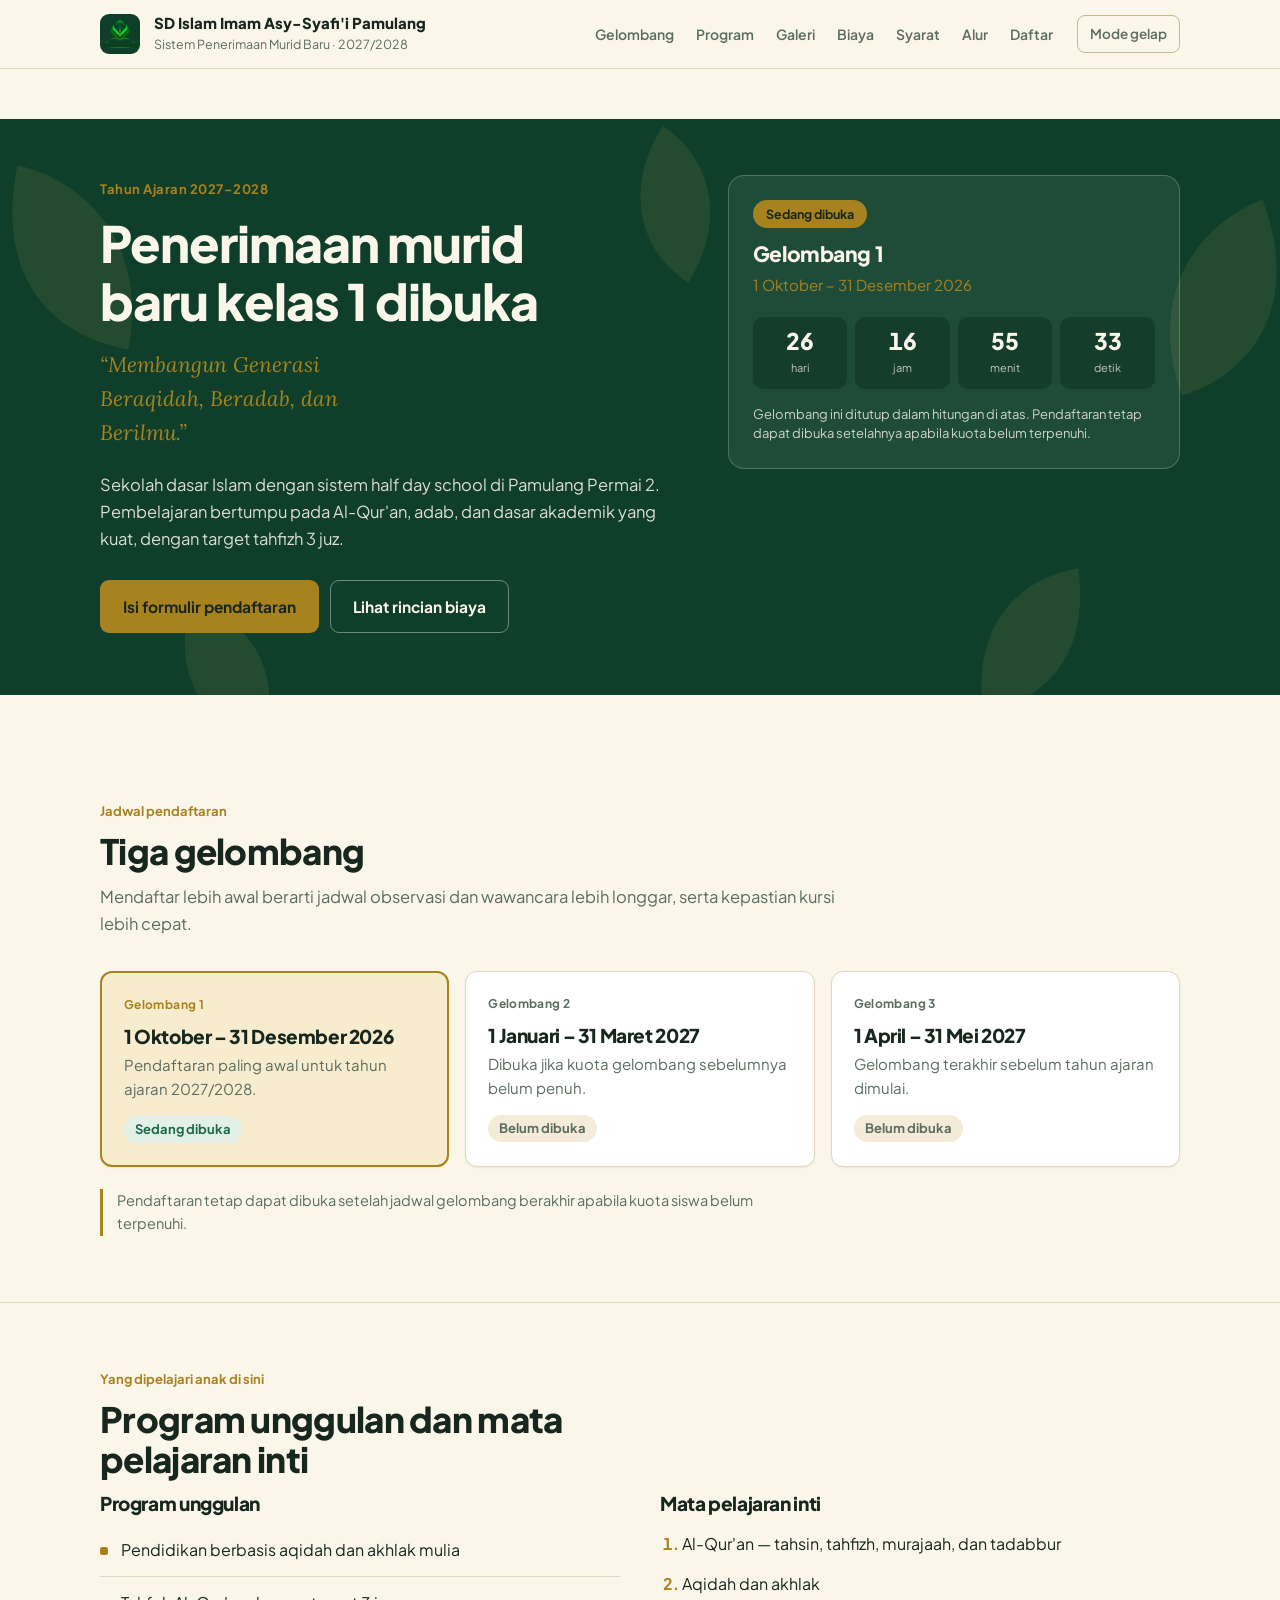
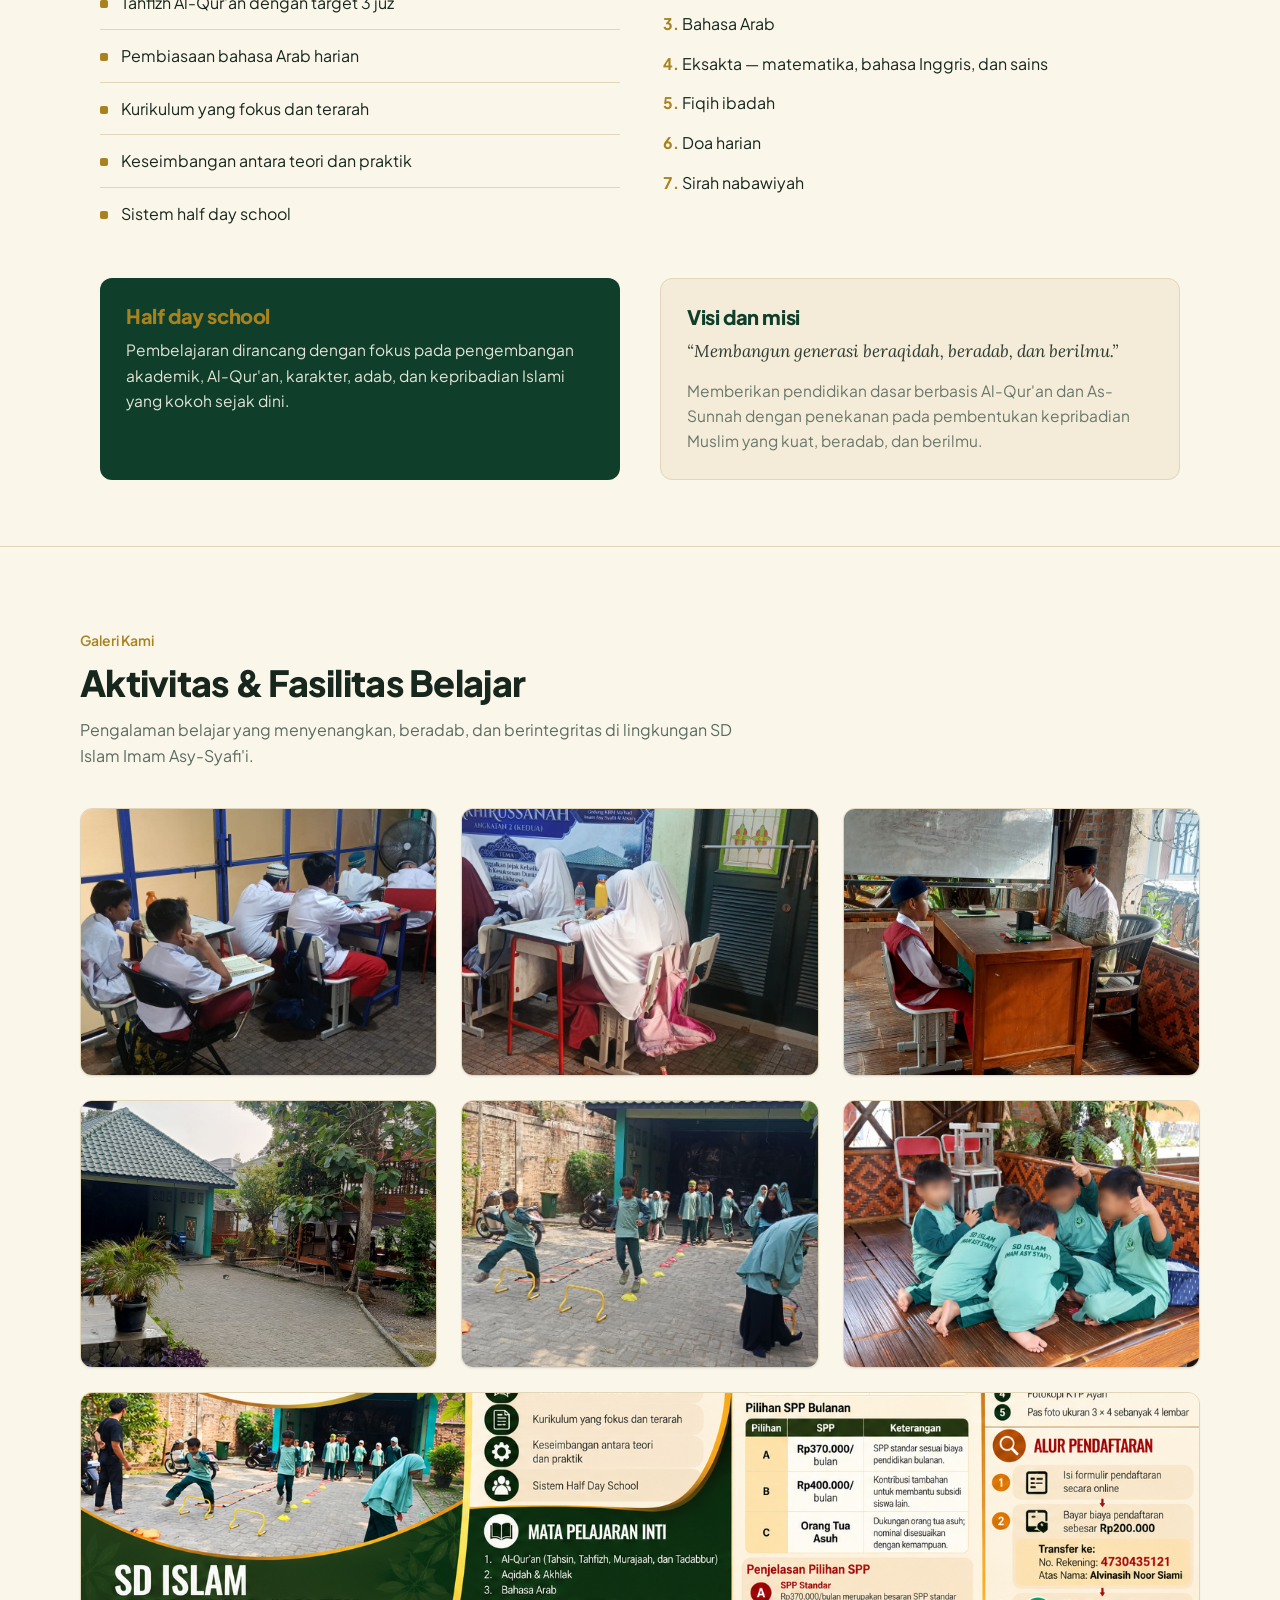
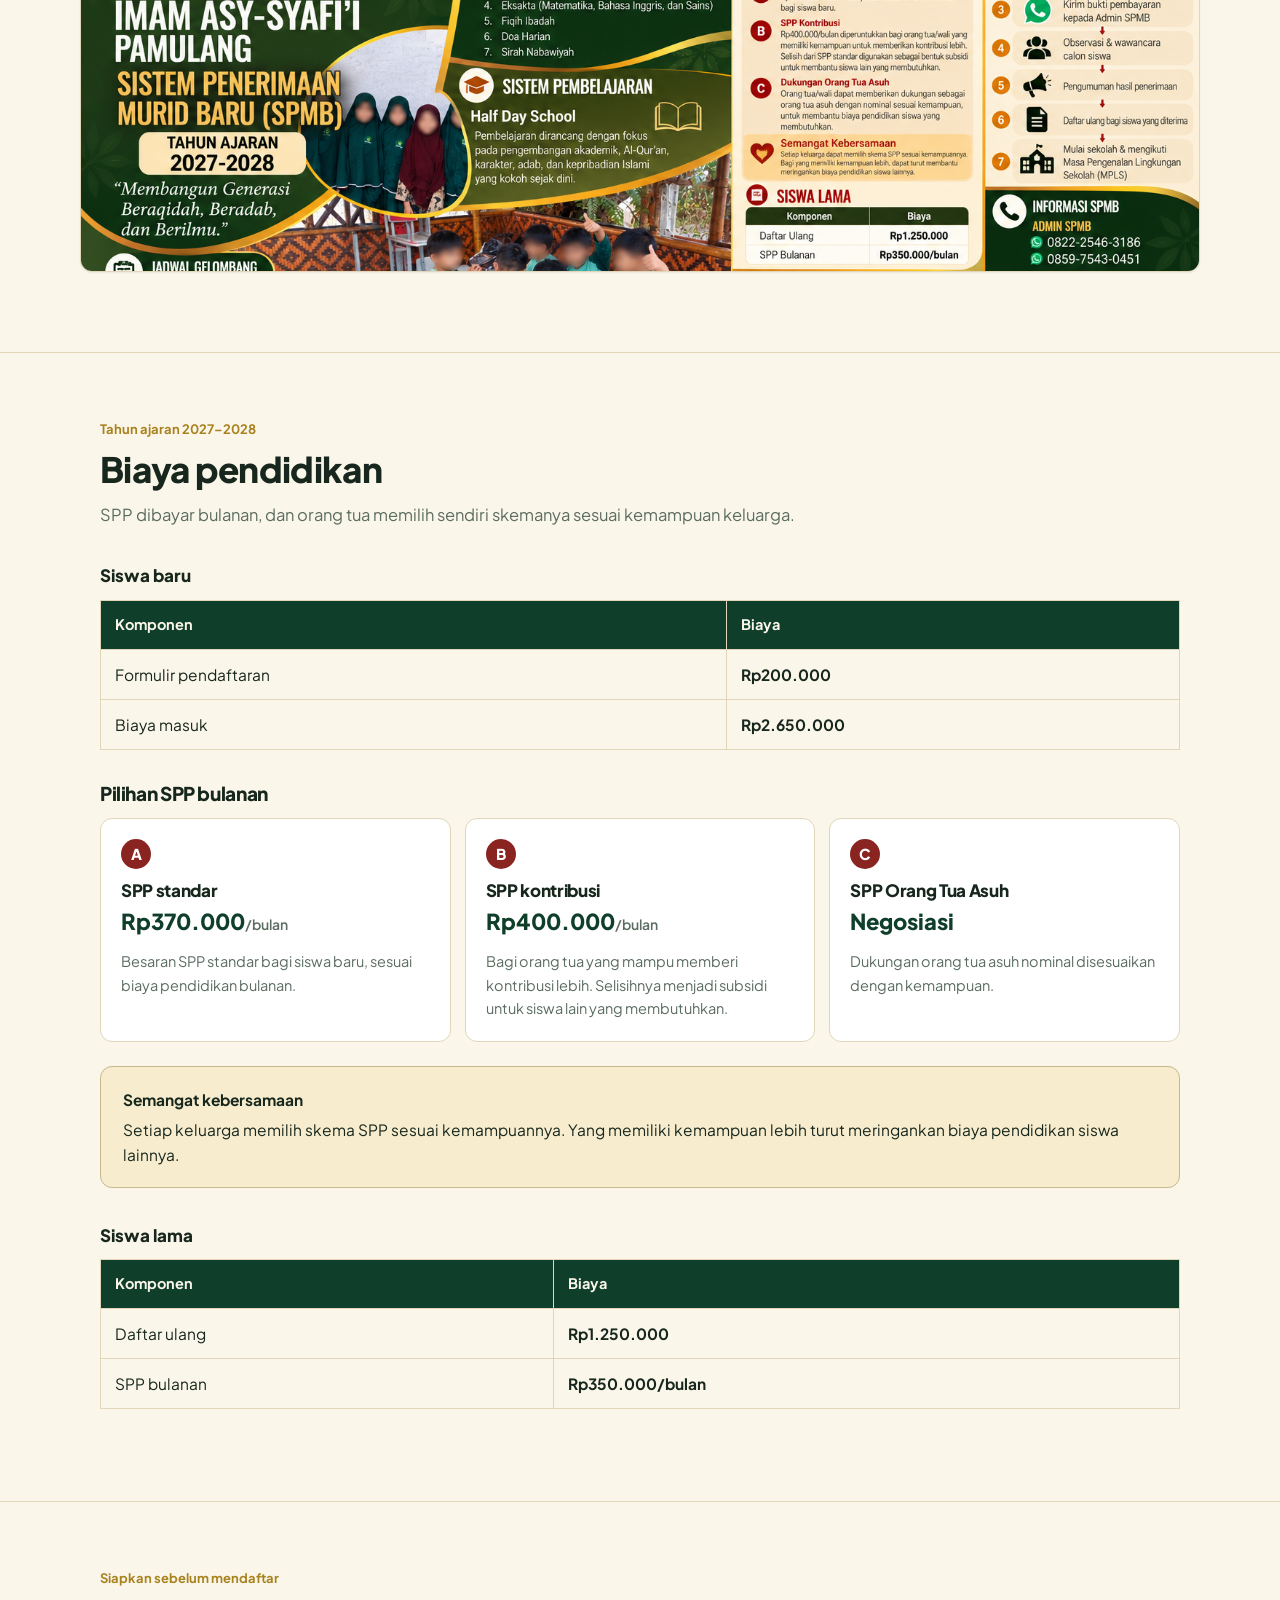
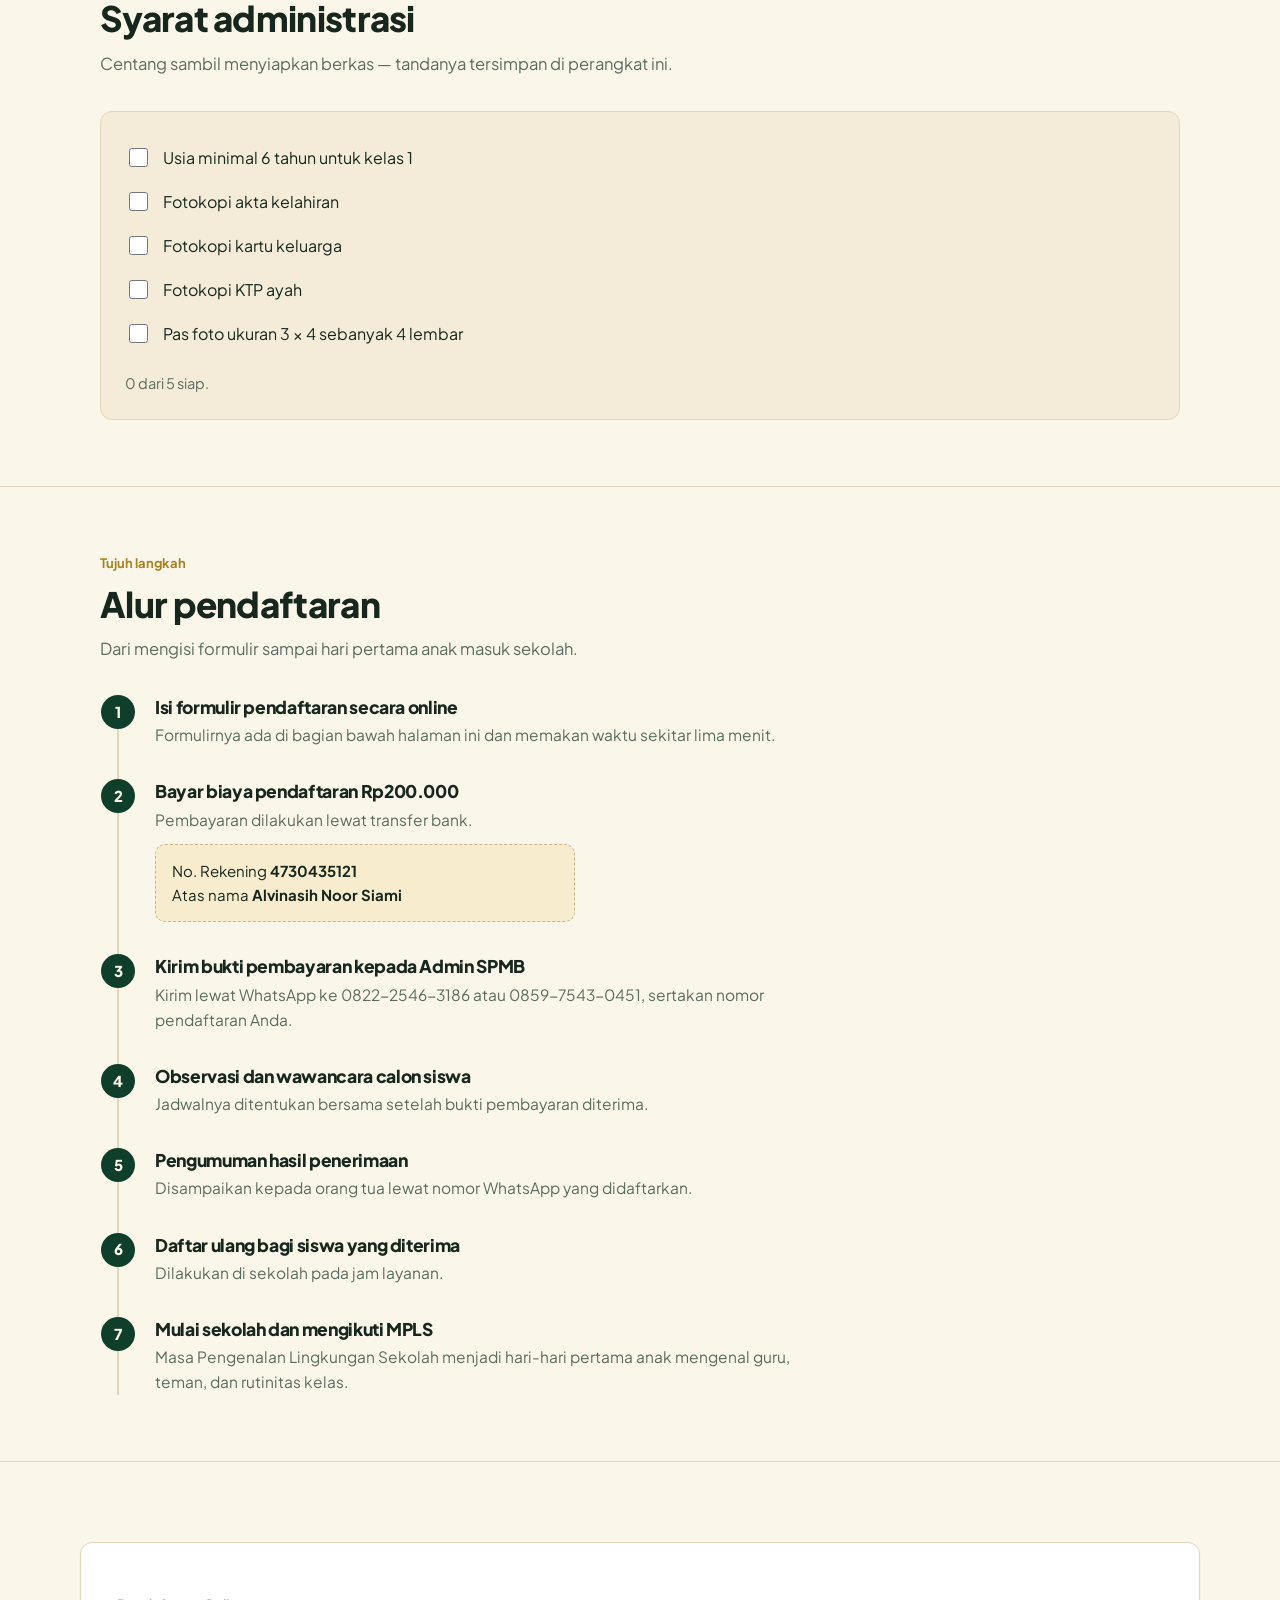
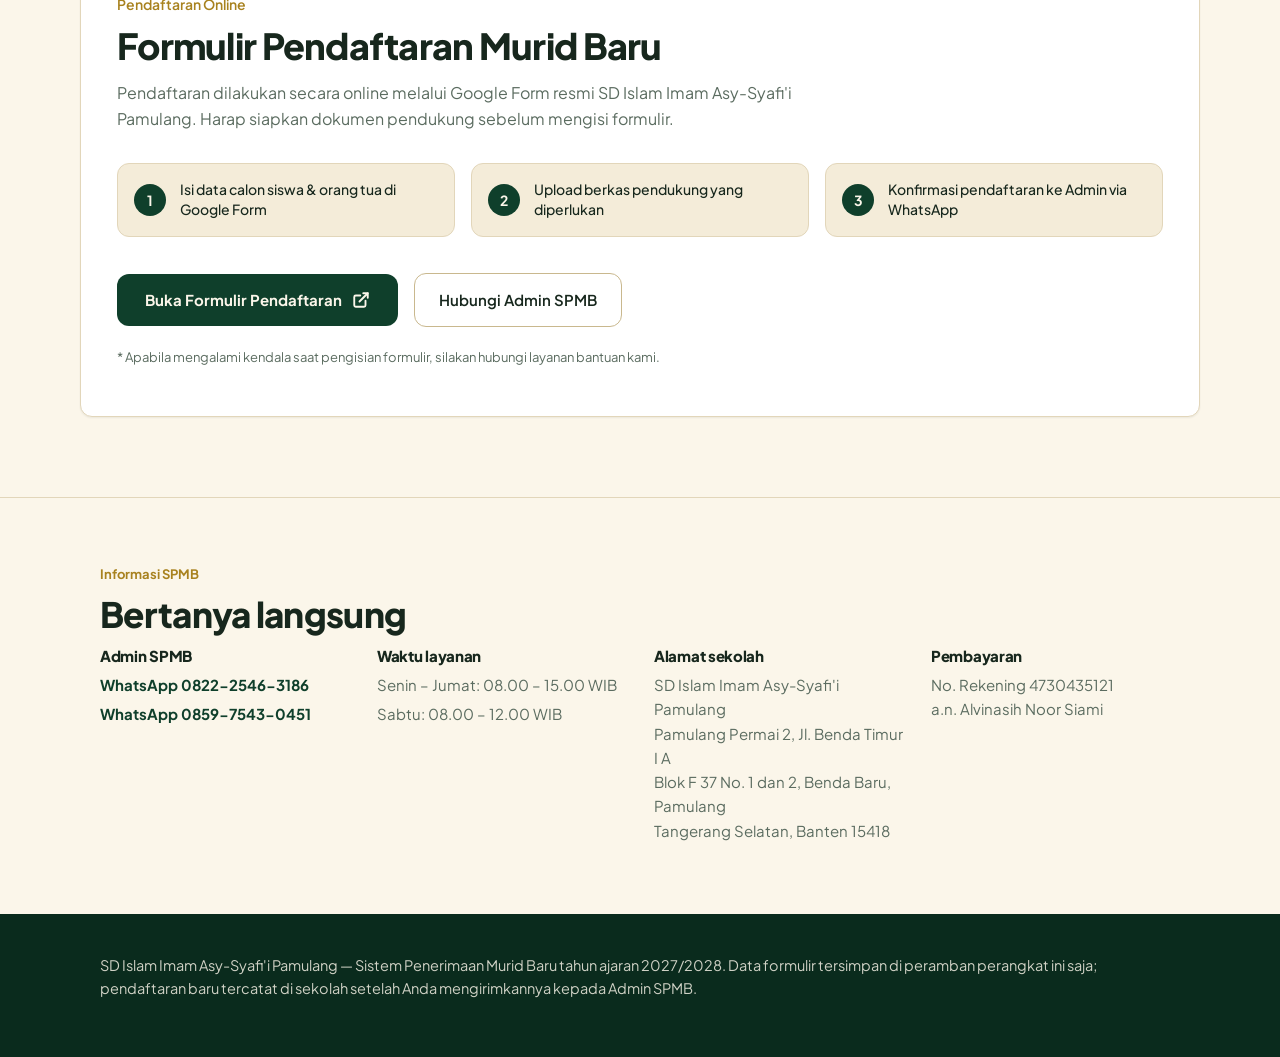
<file: index.html>
<!DOCTYPE html>
<html lang="id">
<head>
<meta charset="utf-8">
<meta name="viewport" content="width=device-width, initial-scale=1, viewport-fit=cover">
<title>SPMB 2027/2028 — SD Islam Imam Asy-Syafi'i Pamulang</title>
<meta name="description" content="Penerimaan murid baru SD Islam Imam Asy-Syafi'i Pamulang tahun ajaran 2027/2028: jadwal gelombang, biaya, syarat, alur, dan formulir pendaftaran online.">
<link rel="preconnect" href="https://fonts.googleapis.com">
<link rel="preconnect" href="https://fonts.gstatic.com" crossorigin>
<link href="https://fonts.googleapis.com/css2?family=Plus+Jakarta+Sans:wght@400;500;600;700;800&family=Lora:ital,wght@1,400;1,500&display=swap" rel="stylesheet">
<link rel="icon" href="images/logoSD.png" type="image/png" sizes="32x32" style="object-fit:contain">
<link rel="stylesheet" href="style.css">
</head>
<body>

<header class="bar">
  <div class="wrap bar-in">
    <div class="mark"><img src="images/logoSD.png" alt="Logo SD Islam Imam Asy-Syafi'i Pamulang"></div>
    <div class="ident">
      <b>SD Islam Imam Asy-Syafi'i Pamulang</b>
      <span>Sistem Penerimaan Murid Baru · 2027/2028</span>
    </div>
    <nav class="menu">
      <a href="#gelombang">Gelombang</a>
      <a href="#program">Program</a>
      <a href="#galeri">Galeri</a>
      <a href="#biaya">Biaya</a>
      <a href="#syarat">Syarat</a>
      <a href="#alur">Alur</a>
      <a href="#daftar">Daftar</a>
    </nav>
    <button class="ghostbtn" id="theme" type="button">Mode gelap</button>
  </div>
</header>

<div class="hero">
  <svg class="leaves" viewBox="0 0 1200 500" preserveAspectRatio="xMidYMid slice" aria-hidden="true">
    <g fill="#d9b556">
      <path d="M60 40c70 18 112 78 96 160-78-14-114-76-96-160z"/>
      <path d="M1140 70c-66 26-98 92-70 170 74-24 100-92 70-170z"/>
      <path d="M980 390c-58 10-92 56-82 124 60-10 92-56 82-124z"/>
      <path d="M210 420c52 14 80 58 64 118-56-12-80-58-64-118z"/>
      <path d="M620 6c44 30 54 84 22 136-44-28-56-84-22-136z"/>
    </g>
  </svg>
  <div class="hero-in">
    <div> 
      <p class="kicker">Tahun Ajaran 2027–2028</p>
      <h1>Penerimaan murid baru kelas 1 dibuka</h1>
      <p class="tagline quote">“Membangun Generasi Beraqidah, Beradab, dan Berilmu.”</p>
      <p class="lede">Sekolah dasar Islam dengan sistem half day school di Pamulang Permai 2. Pembelajaran bertumpu pada Al-Qur'an, adab, dan dasar akademik yang kuat, dengan target tahfizh 3 juz.</p>
      <div class="cta">
        <a class="btn btn-gold" href="https://forms.gle/sgYFEox9dHfjJKZc6">Isi formulir pendaftaran</a>
        <a class="btn btn-line" href="#biaya">Lihat rincian biaya</a>
      </div>
    </div>
    <aside class="status">
      <span class="now" id="nowTag">Memuat status</span>
      <h2 id="waveName">—</h2>
      <p class="range" id="waveRange">—</p>
      <div class="timer" id="timer">
        <div class="tcell"><b id="td">—</b><span>hari</span></div>
        <div class="tcell"><b id="th">—</b><span>jam</span></div>
        <div class="tcell"><b id="tm">—</b><span>menit</span></div>
        <div class="tcell"><b id="ts">—</b><span>detik</span></div>
      </div>
      <small id="waveNote">Pendaftaran tetap dapat dibuka setelah jadwal gelombang berakhir apabila kuota siswa belum terpenuhi.</small>
    </aside>
  </div>
</div>

<main>

<section id="gelombang">
  <div class="wrap">
    <p class="eyebrow">Jadwal pendaftaran</p>
    <h2 class="sec-h">Tiga gelombang</h2>
    <p class="sec-p">Mendaftar lebih awal berarti jadwal observasi dan wawancara lebih longgar, serta kepastian kursi lebih cepat.</p>
    <div class="waves" id="waves">
      <article class="wave" data-wave="1">
        <p class="tag">Gelombang 1</p>
        <h3>1 Oktober – 31 Desember 2026</h3>
        <p>Pendaftaran paling awal untuk tahun ajaran 2027/2028.</p>
        <span class="state">—</span>
      </article>
      <article class="wave" data-wave="2">
        <p class="tag">Gelombang 2</p>
        <h3>1 Januari – 31 Maret 2027</h3>
        <p>Dibuka jika kuota gelombang sebelumnya belum penuh.</p>
        <span class="state">—</span>
      </article>
      <article class="wave" data-wave="3">
        <p class="tag">Gelombang 3</p>
        <h3>1 April – 31 Mei 2027</h3>
        <p>Gelombang terakhir sebelum tahun ajaran dimulai.</p>
        <span class="state">—</span>
      </article>
    </div>
    <p class="aside-note">Pendaftaran tetap dapat dibuka setelah jadwal gelombang berakhir apabila kuota siswa belum terpenuhi.</p>
  </div>
</section>

<section id="program">
  <div class="wrap">
    <p class="eyebrow">Yang dipelajari anak di sini</p>
    <h2 class="sec-h">Program unggulan dan mata pelajaran inti</h2>
    <div class="two">
      <div>
        <h3 style="font-size:19px;margin:0 0 10px">Program unggulan</h3>
        <ul class="plist">
          <li><i></i>Pendidikan berbasis aqidah dan akhlak mulia</li>
          <li><i></i>Tahfizh Al-Qur'an dengan target 3 juz</li>
          <li><i></i>Pembiasaan bahasa Arab harian</li>
          <li><i></i>Kurikulum yang fokus dan terarah</li>
          <li><i></i>Keseimbangan antara teori dan praktik</li>
          <li><i></i>Sistem half day school</li>
        </ul>
      </div>
      <div>
        <h3 style="font-size:19px;margin:0 0 10px">Mata pelajaran inti</h3>
        <ol class="ol">
          <li>Al-Qur'an — tahsin, tahfizh, murajaah, dan tadabbur</li>
          <li>Aqidah dan akhlak</li>
          <li>Bahasa Arab</li>
          <li>Eksakta — matematika, bahasa Inggris, dan sains</li>
          <li>Fiqih ibadah</li>
          <li>Doa harian</li>
          <li>Sirah nabawiyah</li>
        </ol>
      </div>
    </div>
    <div class="two" style="margin-top:38px">
      <div class="note-card">
        <h3>Half day school</h3>
        <p>Pembelajaran dirancang dengan fokus pada pengembangan akademik, Al-Qur'an, karakter, adab, dan kepribadian Islami yang kokoh sejak dini.</p>
      </div>
      <div class="note-card" style="background:var(--bg-sunk);color:var(--fg);border:1px solid var(--line)">
        <h3 style="color:var(--brand-text)">Visi dan misi</h3>
        <p class="quote" style="font-size:17px;margin:0 0 12px">“Membangun generasi beraqidah, beradab, dan berilmu.”</p>
        <p style="color:var(--fg-muted)">Memberikan pendidikan dasar berbasis Al-Qur'an dan As-Sunnah dengan penekanan pada pembentukan kepribadian Muslim yang kuat, beradab, dan berilmu.</p>
      </div>
    </div>
  </div>
</section>

<!-- Section Galeri -->
<section class="galeri-section" id="galeri">
  <div class="galeri-container">
    <div class="galeri-header">
      <span class="galeri-badge">Galeri Kami</span>
      <h2>Aktivitas & Fasilitas Belajar</h2>
      <p>Pengalaman belajar yang menyenangkan, beradab, dan berintegritas di lingkungan SD Islam Imam Asy-Syafi'i.</p>
    </div>

    <div class="galeri-grid">
      <div class="galeri-card"> 
        <img src="images/bljr.jpeg" alt="Ruang Kelas Nyaman">
        <div class="galeri-overlay">
          <span class="galeri-tag">Fasilitas</span>
          <h3>Ruang Kelas Nyaman</h3>
        </div>
      </div>

      <div class="galeri-card">
        <img src="images/hkjhkh.jpeg" alt="Lingkungan Sekolah">
        <div class="galeri-overlay">
          <span class="galeri-tag">Fasilitas</span>
          <h3>Kelas Yang Nyaman Bagi Ikhwan & Akhwat</h3>
        </div>
      </div>

      <div class="galeri-card">
        <img src="images/foto bljr.jpeg" alt="Setoran Hafalan Qur'an">
        <div class="galeri-overlay">
          <span class="galeri-tag">Tahfidz</span>
          <h3>Bimbingan Setoran Hafalan Qur'an</h3>
        </div>
      </div>

      <div class="galeri-card">
        <img src="images/fdfa.jpeg" alt="Lingkungan Sekolah">
        <div class="galeri-overlay">
          <span class="galeri-tag">Fasilitas</span>
          <h3>Lingkungan Yang Bersih dan Nyaman</h3>
        </div>
      </div>

      <div class="galeri-card">
        <img src="images/olahraga.jpeg" alt="Praktek Olahraga">
        <div class="galeri-overlay">
          <span class="galeri-tag">Ekstrakulikuler</span>
          <h3>Lapangan & Kegiatan Olahraga</h3>
        </div>
      </div>

      <div class="galeri-card">
        <img src="images/sdsf.jpeg" alt="Makan Bersama">
        <div class="galeri-overlay">
          <span class="galeri-tag">Karakter</span>
          <h3>Adab Makan & Kebersamaan</h3>
        </div>
      </div>

      <div class="galeri-card galeri-card-featured">
        <img src="images/brosur.png" alt="Brosur Sekolah">
        <div class="galeri-overlay">
          <span class="galeri-tag">Informasi</span>
          <h3>Brosur Sekolah & Panduan Lengkap SPMB</h3>
        </div>
      </div>
    </div>
  </div>
</section>

<section id="biaya">
  <div class="wrap">
    <p class="eyebrow">Tahun ajaran 2027–2028</p>
    <h2 class="sec-h">Biaya pendidikan</h2>
    <p class="sec-p">SPP dibayar bulanan, dan orang tua memilih sendiri skemanya sesuai kemampuan keluarga.</p>

    <div class="tblwrap">
      <table class="tbl">
        <caption>Siswa baru</caption>
        <thead><tr><th scope="col">Komponen</th><th scope="col">Biaya</th></tr></thead>
        <tbody>
          <tr><td>Formulir pendaftaran</td><td>Rp200.000</td></tr>
          <tr><td>Biaya masuk</td><td>Rp2.650.000</td></tr>
        </tbody>
      </table>
    </div>

    <h3 style="font-size:19px;margin:6px 0 14px">Pilihan SPP bulanan</h3>
    <div class="spp">
      <div class="sppcard">
        <div class="lt">A</div>
        <h3>SPP standar</h3>
        <p class="amt">Rp370.000<span style="font-size:14px;font-weight:600;color:var(--fg-muted)">/bulan</span></p>
        <p>Besaran SPP standar bagi siswa baru, sesuai biaya pendidikan bulanan.</p>
      </div>
      <div class="sppcard">
        <div class="lt">B</div>
        <h3>SPP kontribusi</h3>
        <p class="amt">Rp400.000<span style="font-size:14px;font-weight:600;color:var(--fg-muted)">/bulan</span></p>
        <p>Bagi orang tua yang mampu memberi kontribusi lebih. Selisihnya menjadi subsidi untuk siswa lain yang membutuhkan.</p>
      </div>
      <div class="sppcard">
        <div class="lt">C</div>
        <h3>SPP Orang Tua Asuh</h3>
        <p class="amt">Negosiasi</p>
        <p>Dukungan orang tua asuh nominal disesuaikan dengan kemampuan.</p>
      </div>
    </div>

    <div class="spirit">
      <b>Semangat kebersamaan</b>
      Setiap keluarga memilih skema SPP sesuai kemampuannya. Yang memiliki kemampuan lebih turut meringankan biaya pendidikan siswa lainnya.
    </div>

    <div class="tblwrap" style="margin-top:34px">
      <table class="tbl">
        <caption>Siswa lama</caption>
        <thead><tr><th scope="col">Komponen</th><th scope="col">Biaya</th></tr></thead>
        <tbody>
          <tr><td>Daftar ulang</td><td>Rp1.250.000</td></tr>
          <tr><td>SPP bulanan</td><td>Rp350.000/bulan</td></tr>
        </tbody>
      </table>
    </div>
  </div>
</section>

<section id="syarat">
  <div class="wrap">
    <p class="eyebrow">Siapkan sebelum mendaftar</p>
    <h2 class="sec-h">Syarat administrasi</h2>
    <p class="sec-p">Centang sambil menyiapkan berkas — tandanya tersimpan di perangkat ini.</p>
    <div class="panel">
      <div id="docs">
        <label class="chk"><input type="checkbox" data-doc="usia"> <span>Usia minimal 6 tahun untuk kelas 1</span></label>
        <label class="chk"><input type="checkbox" data-doc="akta"> <span>Fotokopi akta kelahiran</span></label>
        <label class="chk"><input type="checkbox" data-doc="kk"> <span>Fotokopi kartu keluarga</span></label>
        <label class="chk"><input type="checkbox" data-doc="ktp"> <span>Fotokopi KTP ayah</span></label>
        <label class="chk"><input type="checkbox" data-doc="foto"> <span>Pas foto ukuran 3 × 4 sebanyak 4 lembar</span></label>
      </div>
      <p style="margin:16px 0 0;font-size:14.5px;color:var(--fg-muted)" id="docstat">0 dari 5 siap.</p>
    </div>
  </div>
</section>

<section id="alur">
  <div class="wrap">
    <p class="eyebrow">Tujuh langkah</p>
    <h2 class="sec-h">Alur pendaftaran</h2>
    <p class="sec-p">Dari mengisi formulir sampai hari pertama anak masuk sekolah.</p>
    <div class="steps">
      <div class="step">
        <h3>Isi formulir pendaftaran secara online</h3>
        <p>Formulirnya ada di bagian bawah halaman ini dan memakan waktu sekitar lima menit.</p>
      </div>
      <div class="step">
        <h3>Bayar biaya pendaftaran Rp200.000</h3>
        <p>Pembayaran dilakukan lewat transfer bank.</p>
        <div class="bank">No. Rekening <b>4730435121</b><br>Atas nama <b>Alvinasih Noor Siami</b></div>
      </div>
      <div class="step">
        <h3>Kirim bukti pembayaran kepada Admin SPMB</h3>
        <p>Kirim lewat WhatsApp ke 0822-2546-3186 atau 0859-7543-0451, sertakan nomor pendaftaran Anda.</p>
      </div>
      <div class="step">
        <h3>Observasi dan wawancara calon siswa</h3>
        <p>Jadwalnya ditentukan bersama setelah bukti pembayaran diterima.</p>
      </div>
      <div class="step">
        <h3>Pengumuman hasil penerimaan</h3>
        <p>Disampaikan kepada orang tua lewat nomor WhatsApp yang didaftarkan.</p>
      </div>
      <div class="step">
        <h3>Daftar ulang bagi siswa yang diterima</h3>
        <p>Dilakukan di sekolah pada jam layanan.</p>
      </div>
      <div class="step">
        <h3>Mulai sekolah dan mengikuti MPLS</h3>
        <p>Masa Pengenalan Lingkungan Sekolah menjadi hari-hari pertama anak mengenal guru, teman, dan rutinitas kelas.</p>
      </div>
    </div>
  </div>
</section>

<!-- Section Pendaftaran (Redirect Google Form) -->
<section class="pendaftaran-section" id="daftar">
  <div class="pendaftaran-container">
    <div class="pendaftaran-card">
      <div class="pendaftaran-header">
        <span class="pendaftaran-badge">Pendaftaran Online</span>
        <h2>Formulir Pendaftaran Murid Baru</h2>
        <p>Pendaftaran dilakukan secara online melalui Google Form resmi SD Islam Imam Asy-Syafi'i Pamulang. Harap siapkan dokumen pendukung sebelum mengisi formulir.</p>
      </div>

      <div class="pendaftaran-steps">
        <div class="step-item">
          <div class="step-num">1</div>
          <div class="step-text">Isi data calon siswa & orang tua di Google Form</div>
        </div>
        <div class="step-item">
          <div class="step-num">2</div>
          <div class="step-text">Upload berkas pendukung yang diperlukan</div>
        </div>
        <div class="step-item">
          <div class="step-num">3</div>
          <div class="step-text">Konfirmasi pendaftaran ke Admin via WhatsApp</div>
        </div>
      </div>

      <div class="pendaftaran-actions">
        <a href="https://forms.gle/sgYFEox9dHfjJKZc6" target="_blank" rel="noopener noreferrer" class="btn-primary">
          <span>Buka Formulir Pendaftaran</span>
          <svg width="18" height="18" viewBox="0 0 24 24" fill="none" stroke="currentColor" stroke-width="2.5" stroke-linecap="round" stroke-linejoin="round">
            <path d="M18 13v6a2 2 0 0 1-2 2H5a2 2 0 0 1-2-2V8a2 2 0 0 1 2-2h6"></path>
            <polyline points="15 3 21 3 21 9"></polyline>
            <line x1="10" y1="14" x2="21" y2="3"></line>
          </svg>
        </a>
        <a href="https://wa.me/6282225463186" target="_blank" rel="noopener noreferrer" class="btn-secondary">
          Hubungi Admin SPMB
        </a>
      </div>

      <p class="pendaftaran-note">* Apabila mengalami kendala saat pengisian formulir, silakan hubungi layanan bantuan kami.</p>
    </div>
  </div>
</section>

<section id="kontak" style="border-bottom:none">
  <div class="wrap">
    <p class="eyebrow">Informasi SPMB</p>
    <h2 class="sec-h">Bertanya langsung</h2>
    <div class="kontak">
      <div>
        <h4>Admin SPMB</h4>
        <ul>
          <li><a href="https://wa.me/6282225463186">WhatsApp 0822-2546-3186</a></li>
          <li><a href="https://wa.me/6285975430451">WhatsApp 0859-7543-0451</a></li>
        </ul>
      </div>
      <div>
        <h4>Waktu layanan</h4>
        <p>Senin – Jumat: 08.00 – 15.00 WIB</p>
        <p>Sabtu: 08.00 – 12.00 WIB</p>
      </div>
      <div>
        <h4>Alamat sekolah</h4>
        <p>SD Islam Imam Asy-Syafi'i Pamulang<br>
        Pamulang Permai 2, Jl. Benda Timur I A<br>
        Blok F 37 No. 1 dan 2, Benda Baru, Pamulang<br>
        Tangerang Selatan, Banten 15418</p>
      </div>
      <div>
        <h4>Pembayaran</h4>
        <p>No. Rekening 4730435121<br>a.n. Alvinasih Noor Siami</p>
      </div>
    </div>
  </div>
</section>

</main>

<footer>
  <div class="wrap">
    SD Islam Imam Asy-Syafi'i Pamulang — Sistem Penerimaan Murid Baru tahun ajaran 2027/2028.
    Data formulir tersimpan di peramban perangkat ini saja; pendaftaran baru tercatat di sekolah setelah Anda mengirimkannya kepada Admin SPMB.
  </div>
</footer>

<script src="script.js"></script>
</body>
</html>
</file>
<file: style.css>
:root{
  --bg:#fbf6ea; --bg-elev:#ffffff; --bg-sunk:#f4ecd9;
  --fg:#17271d; --fg-muted:#5b6c60;
  --line:#e2d6ba; --line-strong:#c9b88e;
  --brand:#0f3f2b; --brand-2:#0a2b1d; --brand-text:#0f3f2b; --on-brand:#fbf6ea;
  --gold:#a8821f; --gold-soft:#f7ecce; --maroon:#8a2420;
  --ok:#1c6b48; --ok-soft:#e2f0e7;
  --shadow:0 1px 2px rgba(23,39,29,.07);
  --r:12px; --maxw:1120px;
  box-sizing:border-box;
  padding-top:env(safe-area-inset-top,0px);
  padding-bottom:env(safe-area-inset-bottom,0px);
  color-scheme:light;
}
@media (prefers-color-scheme:dark){
  :root:not([data-theme="light"]){
    --bg:#0c1711; --bg-elev:#122019; --bg-sunk:#0a140f;
    --fg:#e9e3d2; --fg-muted:#a0b1a4; --line:#23332a; --line-strong:#3b5144;
    --brand:#10392a; --brand-2:#081811; --brand-text:#8fd3ae; --on-brand:#e9e3d2;
    --gold:#d9b556; --gold-soft:#241d0e; --maroon:#e09a93;
    --ok:#73c79e; --ok-soft:#102a1e; --shadow:none; color-scheme:dark;
  }
}
:root[data-theme="dark"]{
  --bg:#0c1711; --bg-elev:#122019; --bg-sunk:#0a140f;
  --fg:#e9e3d2; --fg-muted:#a0b1a4; --line:#23332a; --line-strong:#3b5144;
  --brand:#10392a; --brand-2:#081811; --brand-text:#8fd3ae; --on-brand:#e9e3d2;
  --gold:#d9b556; --gold-soft:#241d0e; --maroon:#e09a93;
  --ok:#73c79e; --ok-soft:#102a1e; --shadow:none; color-scheme:dark;
}
*,*::before,*::after{box-sizing:inherit}
html{scroll-behavior:smooth;scroll-padding-top:calc(74px + env(safe-area-inset-top,0px))}
@media (prefers-reduced-motion:reduce){html{scroll-behavior:auto}*{transition:none!important;animation:none!important}}
body{margin:0;background:var(--bg);color:var(--fg);
  font-family:"Plus Jakarta Sans",system-ui,-apple-system,"Segoe UI",sans-serif;
  font-size:16.5px;line-height:1.62;-webkit-font-smoothing:antialiased}
h1,h2,h3,h4{font-weight:800;letter-spacing:-.02em;line-height:1.16;margin:0}
a{color:var(--brand-text)}
:focus-visible{outline:2.5px solid var(--gold);outline-offset:2px;border-radius:4px}
.wrap{max-width:var(--maxw);margin:0 auto;padding:0 20px}
.quote{font-family:Lora,Georgia,serif;font-style:italic}

.bar{position:sticky;top:env(safe-area-inset-top,0px);z-index:50;background:var(--bg);border-bottom:1px solid var(--line)}
.bar-in{display:flex;align-items:center;gap:14px;min-height:68px;padding-top:9px;padding-bottom:9px;flex-wrap:wrap}
.mark {
  width: 40px;
  height: 40px;
  flex: 0 0 auto;
  border-radius: 9px;
  background: var(--brand);
  color: var(--on-brand);
  display: grid;
  place-items: center;
  font-weight: 800;
  font-size: 14px;
  overflow: hidden;
}

.mark img {
  width: 100%;
  height: 100%;
  object-fit: contain; 
  padding: 2px; 
}

.pendaftaran-section {
  padding: 80px 20px;
  background-color: var(--bg);
  color: var(--fg);
}

.pendaftaran-container {
  max-width: var(--maxw);
  margin: 0 auto;
}

.pendaftaran-card {
  background: var(--bg-elev);
  border: 1px solid var(--line);
  border-radius: var(--r);
  padding: 48px 36px;
  box-shadow: var(--shadow);
}

.pendaftaran-header {
  text-align: left;
  max-width: 680px;
  margin-bottom: 32px;
}

.pendaftaran-badge {
  display: inline-block;
  color: var(--gold);
  font-size: 14px;
  font-weight: 600;
  margin-bottom: 8px;
}

.pendaftaran-header h2 {
  font-size: 36px;
  font-weight: 800;
  color: var(--fg);
  line-height: 1.25;
  margin-bottom: 12px;
  letter-spacing: -0.02em;
}

.pendaftaran-header p {
  font-size: 16px;
  color: var(--fg-muted);
  line-height: 1.6;
  margin: 0;
}

.pendaftaran-steps {
  display: grid;
  grid-template-columns: repeat(auto-fit, minmax(220px, 1fr));
  gap: 16px;
  margin-bottom: 36px;
}

.step-item {
  display: flex;
  align-items: center;
  gap: 14px;
  background: var(--bg-sunk);
  padding: 16px;
  border-radius: var(--r);
  border: 1px solid var(--line);
}

.step-num {
  width: 32px;
  height: 32px;
  flex-shrink: 0;
  border-radius: 50%;
  background-color: var(--brand);
  color: var(--on-brand);
  display: grid;
  place-items: center;
  font-weight: 700;
  font-size: 14px;
}

.step-text {
  font-size: 14px;
  color: var(--fg);
  font-weight: 500;
  line-height: 1.4;
}

.pendaftaran-actions {
  display: flex;
  flex-wrap: wrap;
  align-items: center;
  gap: 16px;
  margin-bottom: 20px;
}

.btn-primary {
  display: inline-flex;
  align-items: center;
  gap: 10px;
  background-color: var(--brand);
  color: var(--on-brand);
  padding: 14px 28px;
  border-radius: var(--r);
  font-size: 15px;
  font-weight: 700;
  text-decoration: none;
  transition: all 0.2s ease;
}

.btn-primary:hover {
  background-color: var(--brand-2);
  transform: translateY(-2px);
}

.btn-secondary {
  display: inline-flex;
  align-items: center;
  background-color: transparent;
  color: var(--fg);
  border: 1px solid var(--line-strong);
  padding: 14px 24px;
  border-radius: var(--r);
  font-size: 15px;
  font-weight: 600;
  text-decoration: none;
  transition: all 0.2s ease;
}

.btn-secondary:hover {
  background-color: var(--bg-sunk);
  border-color: var(--line-strong);
}

.pendaftaran-note {
  font-size: 13px;
  color: var(--fg-muted);
  margin: 0;
}

@media (max-width: 768px) {
  .pendaftaran-card {
    padding: 28px 20px;
  }
  .pendaftaran-header h2 {
    font-size: 28px;
  }
  .pendaftaran-actions {
    flex-direction: column;
    align-items: stretch;
  }
  .btn-primary, .btn-secondary {
    justify-content: center;
    width: 100%;
  }
}

.ident{margin-right:auto;line-height:1.25}
.ident b{display:block;font-size:15px;font-weight:800}
.ident span{font-size:12.5px;color:var(--fg-muted)}
nav.menu{display:flex;gap:2px;flex-wrap:wrap}
nav.menu a{font-size:14px;font-weight:600;color:var(--fg-muted);text-decoration:none;padding:7px 10px;border-radius:8px}
nav.menu a:hover{background:var(--bg-sunk);color:var(--fg)}
.ghostbtn{border:1px solid var(--line-strong);background:transparent;color:var(--fg-muted);
  border-radius:8px;padding:7px 12px;font:inherit;font-size:13.5px;font-weight:600;cursor:pointer}
.ghostbtn:hover{color:var(--fg)}
@media (max-width:880px){nav.menu{display:none}}

.hero{position:relative;overflow:hidden;background:var(--brand);color:var(--on-brand);
  margin-bottom:40px;
  margin-top: 50px;
}
.hero svg.leaves{position:absolute;inset:0;width:100%;height:100%;opacity:.1;pointer-events:none}
.hero-in{position:relative;max-width:var(--maxw);margin:0 auto;padding:56px 20px 62px;
  display:grid;gap:40px;grid-template-columns:minmax(0,1.3fr) minmax(0,1fr);align-items:start}
@media (max-width:900px){.hero-in{grid-template-columns:1fr;gap:30px;padding:38px 20px 44px}}
.kicker{display:inline-block;font-size:13px;font-weight:700;letter-spacing:.04em;color:var(--gold);margin:0 0 14px}
.hero h1{font-size:clamp(30px,5vw,50px);max-width:15ch}
.hero .tagline{font-size:clamp(17px,2.2vw,21px);margin:18px 0 0;max-width:24ch;color:var(--gold)}
.hero .lede{margin:22px 0 0;font-size:16.5px;max-width:48ch;opacity:.87}
.cta{display:flex;gap:11px;margin:28px 0 0;flex-wrap:wrap}
.btn{display:inline-flex;align-items:center;justify-content:center;gap:8px;border-radius:9px;padding:13px 22px;
  font:inherit;font-weight:700;font-size:15.5px;text-decoration:none;cursor:pointer;border:1px solid transparent}
.btn-gold{background:var(--gold);color:#17271d}
.btn-gold:hover{filter:brightness(1.08)}
.btn-line{background:transparent;color:var(--on-brand);border-color:rgba(251,246,234,.4)}
.btn-line:hover{background:rgba(251,246,234,.1)}
.btn-brand{background:var(--brand);color:var(--on-brand)}
.btn-brand:hover{filter:brightness(1.18)}
.btn-soft{background:transparent;color:var(--fg);border-color:var(--line-strong)}
.btn-soft:hover{background:var(--bg-sunk)}

.status{background:rgba(251,246,234,.07);border:1px solid rgba(251,246,234,.22);border-radius:16px;padding:24px}
.status .now{display:inline-flex;align-items:center;gap:8px;background:var(--gold);color:#17271d;
  border-radius:999px;padding:4px 13px;font-size:12.5px;font-weight:700;margin-bottom:14px}
.status h2{font-size:21px;margin:0 0 6px}
.status p.range{margin:0;font-size:15px;color:var(--gold)}
.timer{display:flex;gap:8px;margin:20px 0 0}
.tcell{flex:1;background:rgba(10,43,29,.45);border-radius:10px;padding:11px 6px 9px;text-align:center}
.tcell b{display:block;font-size:23px;font-weight:800;font-variant-numeric:tabular-nums;line-height:1.1}
.tcell span{font-size:11px;opacity:.75}
.status small{display:block;margin:16px 0 0;font-size:13px;opacity:.8;line-height:1.5}

section{padding:66px 0;border-bottom:1px solid var(--line)}
.eyebrow{font-size:13px;font-weight:700;color:var(--gold);margin:0 0 9px}
.sec-h{font-size:clamp(25px,3.6vw,35px);margin:0 0 12px;max-width:20ch}
.sec-p{color:var(--fg-muted);max-width:62ch;margin:0 0 34px}

.waves{display:grid;gap:16px;grid-template-columns:repeat(auto-fit,minmax(230px,1fr))}
.wave{border:1px solid var(--line);border-radius:var(--r);padding:22px;background:var(--bg-elev);box-shadow:var(--shadow)}
.wave.active{border-color:var(--gold);border-width:2px;background:var(--gold-soft)}
.wave .tag{font-size:12px;font-weight:700;letter-spacing:.03em;color:var(--fg-muted);margin:0 0 10px}
.wave.active .tag{color:var(--gold)}
.wave h3{font-size:19px;margin:0 0 6px}
.wave p{margin:0;font-size:15px;color:var(--fg-muted)}
.wave .state{display:inline-block;margin-top:14px;font-size:13px;font-weight:700;padding:3px 11px;border-radius:999px;
  background:var(--bg-sunk);color:var(--fg-muted)}
.wave.active .state{background:var(--ok-soft);color:var(--ok)}
.aside-note{margin:22px 0 0;font-size:14.5px;color:var(--fg-muted);border-left:3px solid var(--gold);padding-left:14px;max-width:62ch}

.two{display:grid;gap:40px;grid-template-columns:repeat(auto-fit,minmax(290px,1fr))}
.plist{list-style:none;margin:0;padding:0}
.plist li{display:flex;gap:13px;padding:13px 0;border-bottom:1px solid var(--line);font-size:16px}
.plist li:last-child{border-bottom:none}
.plist i{width:8px;height:8px;border-radius:2px;background:var(--gold);flex:0 0 auto;margin-top:10px}
.ol{margin:0;padding-left:22px}
.ol li{padding:7px 0;font-size:16px}
.ol li::marker{color:var(--gold);font-weight:700}
.note-card{background:var(--brand);color:var(--on-brand);border-radius:var(--r);padding:26px}
.note-card h3{font-size:20px;margin:0 0 10px;color:var(--gold)}
.note-card p{margin:0;opacity:.9;font-size:15.5px}

.tbl{width:100%;border-collapse:collapse;margin:0 0 26px;font-size:15.5px}
.tbl caption{text-align:left;font-weight:800;font-size:17px;padding:0 0 10px}
.tbl th,.tbl td{padding:12px 14px;border:1px solid var(--line);text-align:left}
.tbl th{background:var(--brand);color:var(--on-brand);font-weight:700;font-size:14.5px}
.tbl td:last-child{font-weight:700;white-space:nowrap}
.tblwrap{overflow-x:auto}
.spp{display:grid;gap:14px;grid-template-columns:repeat(auto-fit,minmax(240px,1fr));margin:0 0 24px}
.sppcard{border:1px solid var(--line);border-radius:var(--r);padding:20px;background:var(--bg-elev)}
.sppcard .lt{width:30px;height:30px;border-radius:50%;background:var(--maroon);color:#fff;display:grid;place-items:center;
  font-weight:800;font-size:15px;margin:0 0 12px}
.sppcard h3{font-size:17px;margin:0 0 4px}
.sppcard .amt{font-size:22px;font-weight:800;color:var(--brand-text);margin:0 0 10px}
.sppcard p{margin:0;font-size:14.5px;color:var(--fg-muted)}
.spirit{background:var(--gold-soft);border:1px solid var(--line-strong);border-radius:var(--r);padding:20px 22px;font-size:15.5px}
.spirit b{display:block;margin-bottom:5px}

.panel{background:var(--bg-sunk);border:1px solid var(--line);border-radius:var(--r);padding:24px}
.chk{display:flex;gap:12px;align-items:flex-start;font-size:16px;padding:9px 0}
.chk input{width:19px;height:19px;flex:0 0 auto;margin-top:3px;accent-color:var(--brand)}

.steps{counter-reset:s;border-left:2px solid var(--line);margin-left:17px}
.step{counter-increment:s;position:relative;padding:0 0 30px 36px}
.step:last-child{padding-bottom:0}
.step::before{content:counter(s);position:absolute;left:-18px;top:-2px;width:34px;height:34px;border-radius:50%;
  background:var(--brand);color:var(--on-brand);display:grid;place-items:center;font-weight:800;font-size:15px}
.step h3{font-size:17.5px;margin:4px 0 5px}
.step p{margin:0;color:var(--fg-muted);font-size:15.5px;max-width:58ch}
.bank{margin:12px 0 0;background:var(--gold-soft);border:1px dashed var(--line-strong);border-radius:10px;
  padding:14px 16px;font-size:15px;max-width:420px}

.kontak{display:grid;gap:28px;grid-template-columns:repeat(auto-fit,minmax(230px,1fr))}
.kontak h4{font-size:15px;margin:0 0 9px}
.kontak p,.kontak li{font-size:15px;color:var(--fg-muted);margin:0 0 5px}
.kontak ul{list-style:none;padding:0;margin:0}
.kontak a{font-weight:700;text-decoration:none}
footer{background:var(--brand-2);color:var(--on-brand);padding:40px 0 56px;font-size:14.5px}
footer .wrap{opacity:.82}
@media (max-width:640px){section{padding:48px 0}}

/* Galeri Styles */
.galeri-grid {
  display: grid;
  grid-template-columns: repeat(3, 1fr);
  gap: 24px;
}

.galeri-card {
  position: relative;
  border-radius: var(--r);
  overflow: hidden;
  background: var(--bg-elev);
  border: 1px solid var(--line);
  box-shadow: var(--shadow);
  aspect-ratio: 4 / 3;
  cursor: pointer;
}

.galeri-card-featured {
  grid-column: 1 / -1;
  aspect-ratio: 21 / 9;
}

.galeri-card img {
  width: 100%;
  height: 100%;
  object-fit: cover;
  transition: transform 0.5s cubic-bezier(0.4, 0, 0.2, 1);
}

.galeri-card:hover img {
  transform: scale(1.05);
}

.galeri-overlay {
  position: absolute;
  inset: 0;
  background: linear-gradient(to top, rgba(12, 23, 17, 0.9) 10%, rgba(12, 23, 17, 0.3) 60%, transparent 100%);
  opacity: 0;
  transition: opacity 0.3s ease;
  display: flex;
  flex-direction: column;
  justify-content: flex-end;
  padding: 24px;
}

.galeri-card:hover .galeri-overlay {
  opacity: 1;
}

.galeri-tag {
  font-size: 12px;
  font-weight: 600;
  text-transform: uppercase;
  letter-spacing: 0.05em;
  color: var(--gold);
  margin-bottom: 6px;
}

.galeri-overlay h3 {
  font-size: 18px;
  font-weight: 600;
  line-height: 1.4;
  color: #ffffff;
  margin: 0;
}

@media (max-width: 900px) {
  .galeri-grid {
    grid-template-columns: repeat(2, 1fr);
  }
}

@media (max-width: 600px) {
  .galeri-grid {
    grid-template-columns: 1fr;
  }
  .galeri-card-featured {
    aspect-ratio: 16 / 9;
  }
}

.galeri-section {
  padding: 80px 20px;
  background-color: var(--bg);
  color: var(--fg);
  transition: background-color 0.3s ease, color 0.3s ease;
}

.galeri-container {
  max-width: var(--maxw);
  margin: 0 auto;
}

.galeri-header {
  text-align: left;
  max-width: 680px;
  margin: 0 0 40px 0;
}

.galeri-badge {
  display: inline-block;
  color: var(--gold);
  font-size: 14px;
  font-weight: 600;
  margin-bottom: 8px;
}

.galeri-header h2 {
  font-size: 36px;
  font-weight: 800;
  color: var(--fg);
  line-height: 1.25;
  margin-bottom: 12px;
  letter-spacing: -0.02em;
}

.galeri-header p {
  font-size: 16px;
  color: var(--fg-muted);
  line-height: 1.6;
  margin: 0;
}

@media (max-width: 768px) {
  .galeri-header h2 {
    font-size: 28px;
  }
  .galeri-section {
    padding: 50px 16px;
  }
}
</file>
